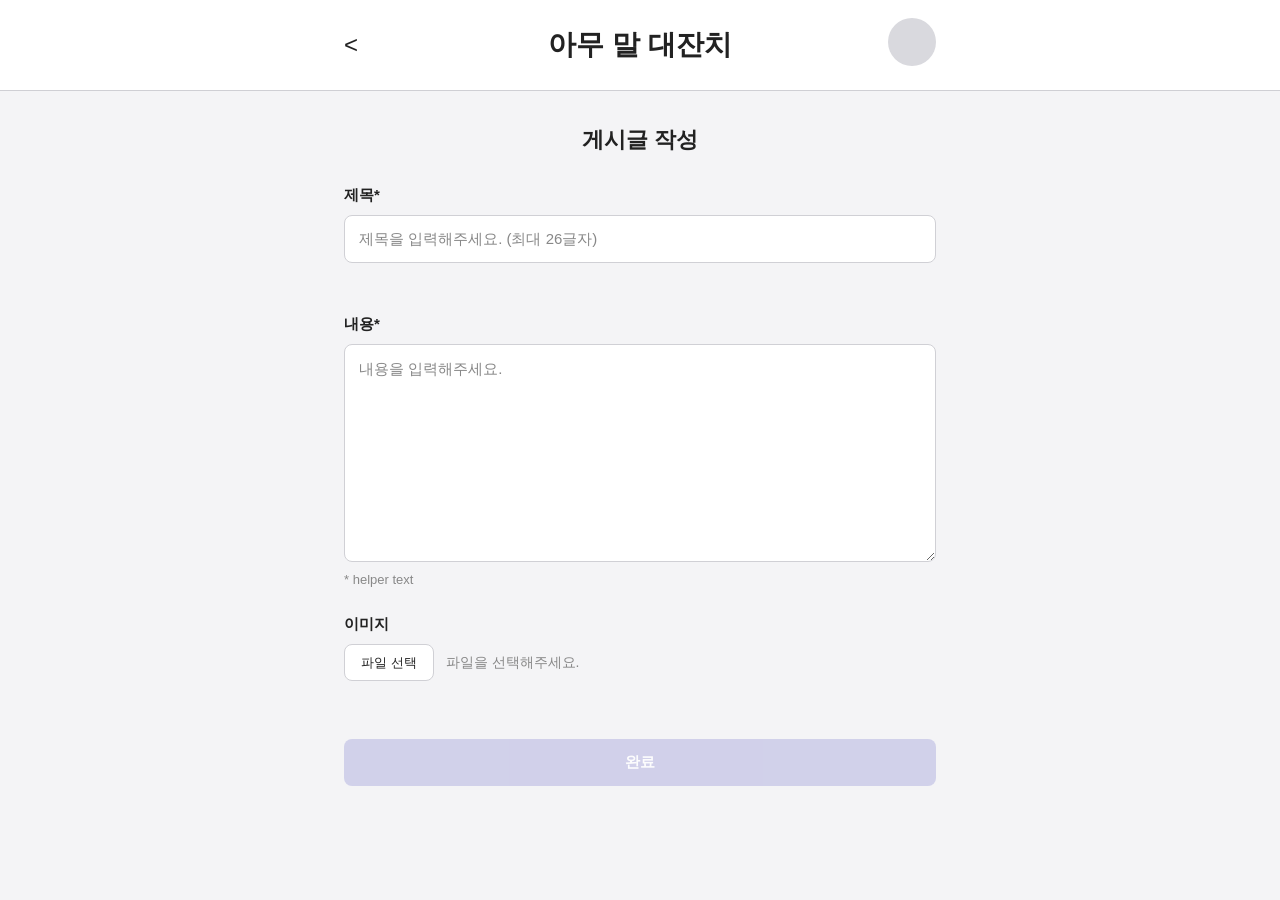
<file: features/articles/article-create.html>
<!DOCTYPE html>
<html lang="ko">
<head>
  <meta charset="UTF-8" />
  <meta name="viewport" content="width=device-width, initial-scale=1.0" />
  <title>아무 말 대잔치 - 게시글 작성</title>
  <link rel="stylesheet" href="./articles.css" />
  <link rel="stylesheet" href="/shared/css/common.css" />
</head>

<body class="articles-page">

  <!-- 공통 헤더는 common.js 가 이 자리에 주입한다 (뒤로가기 있음) -->
  <div id="app-header" data-back="true"></div>

  <!-- 게시글 작성 폼 -->
  <main class="article-create-main">
    <h1 class="article-create-title">게시글 작성</h1>

    <!-- 전역 오류 메시지 (로그인 필요 / 서버 일반 오류). 평소 숨김 -->
    <p class="article-create-request-message" id="requestMessage" role="alert" hidden></p>

    <!-- novalidate: 브라우저 기본 검증 대신 JS 로 직접 검증 -->
    <form class="article-create-form" id="createForm" novalidate>

      <!-- 제목 -->
      <div class="article-form-field" id="titleField">
        <label class="article-form-label" for="titleInput">제목*</label>
        <input
          type="text"
          class="article-form-input"
          id="titleInput"
          name="title"
          placeholder="제목을 입력해주세요. (최대 26글자)"
          maxlength="26"
          autocomplete="off"
        />
        <p class="article-form-message" id="titleMessage"></p>
      </div>

      <!-- 내용 -->
      <div class="article-form-field" id="contentField">
        <label class="article-form-label" for="contentInput">내용*</label>
        <textarea
          class="article-form-input article-form-textarea"
          id="contentInput"
          name="content"
          placeholder="내용을 입력해주세요."
          rows="8"
        ></textarea>
        <p class="article-form-message" id="contentMessage">* helper text</p>
      </div>

      <!-- 이미지 (파일 선택 + 파일명 표시) -->
      <div class="article-image-field" id="imageField">
        <label class="article-form-label" for="imageInput">이미지</label>
        <div class="article-image-field__row">
          <input type="file" class="article-image-field__input" id="imageInput" accept="image/*" />
          <label class="article-image-field__button" for="imageInput">파일 선택</label>
          <span class="article-image-field__name" id="imageFileName">파일을 선택해주세요.</span>
        </div>
        <p class="article-form-message" id="imageMessage"></p>
      </div>

      <!-- 완료 버튼: 제목·내용 유효할 때만 활성. 기본 비활성 -->
      <button type="submit" class="article-submit-button" id="submitButton" disabled>완료</button>
    </form>
  </main>

  <script src="/features/common.js" defer></script>
  <script src="./article-create.js" defer></script>
</body>
</html>
</file>
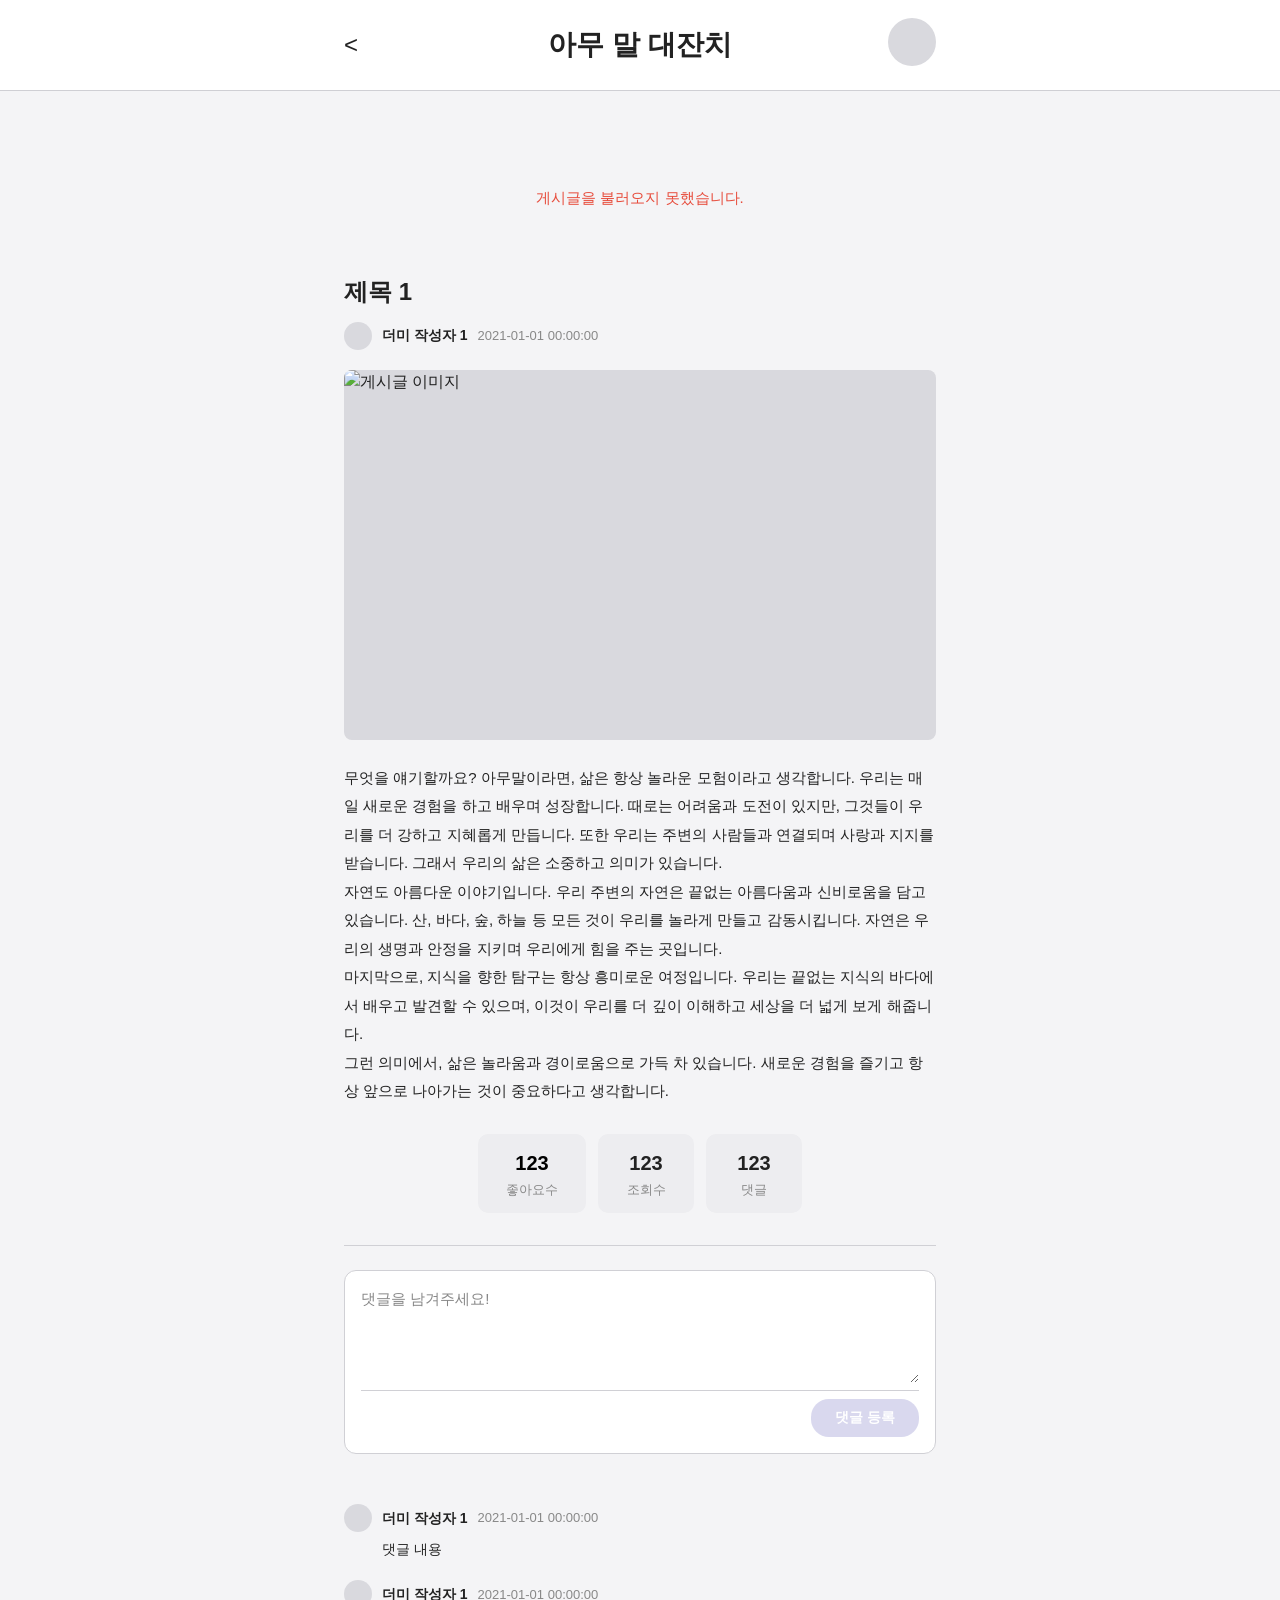
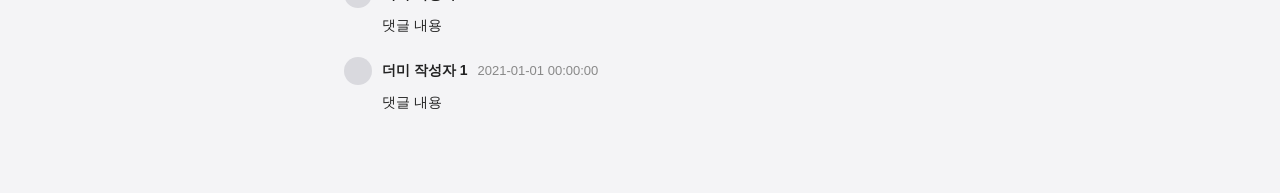
<file: features/articles/article-detail.html>
<!DOCTYPE html>
<html lang="ko">
<head>
  <meta charset="UTF-8" />
  <meta name="viewport" content="width=device-width, initial-scale=1.0" />
  <title>아무 말 대잔치 - 게시글 상세</title>
  <link rel="stylesheet" href="./articles.css" />
  <link rel="stylesheet" href="/shared/css/common.css" />
</head>

<body class="articles-page" data-article-id="1">

  <!-- 공통 헤더는 common.js 가 이 자리에 주입한다 (뒤로가기 있음) -->
  <div id="app-header" data-back="true"></div>

  <!-- =========================================================
       상세 본문 (게시글 + 댓글)
       ========================================================= -->
  <main class="article-detail-main">

    <!-- 상세 조회 실패 시 JS 가 보여줄 메시지 영역 (평소 숨김) -->
    <p
      class="article-detail__status article-detail__status--error"
      id="articleErrorMessage"
      hidden
    >게시글을 불러오지 못했습니다.</p>

    <!-- =======================================================
         2. 게시글 상세 영역
         ======================================================= -->
    <article class="article-detail-content" id="articleDetail" data-article-id="1">

      <!-- 제목 + 작성자줄(좌) / 수정·삭제(우) -->
      <div class="article-detail__head">
        <div>
          <h1 class="article-detail__title" id="articleTitle">제목 1</h1>

          <div class="article-detail__author">
            <span class="article-detail__author-image" aria-hidden="true"></span>
            <span class="article-detail__author-name" id="articleAuthorName">더미 작성자 1</span>
            <time class="article-detail__date" id="articleDate" datetime="2021-01-01T00:00:00">2021-01-01 00:00:00</time>
          </div>
        </div>

        <!-- 작성자에게만 보일 영역. 기본 hidden, JS 가 "내 글이면" 해제 -->
        <div class="article-detail__actions" id="articleOwnerActions" hidden>
          <button type="button" class="article-detail__action-button" id="articleEditButton">수정</button>
          <button type="button" class="article-detail__action-button" id="articleDeleteButton">삭제</button>
        </div>
      </div>

      <!-- 대표 이미지. src 는 JS 가 채운다. 없으면 CSS 회색 placeholder 가 보임 -->
      <img
        class="article-detail__image"
        id="articleImage"
        alt="게시글 이미지"
      />

      <!-- 본문. CSS 의 white-space:pre-wrap 로 줄바꿈 유지 -->
      <div class="article-detail__body" id="articleBody">무엇을 얘기할까요? 아무말이라면, 삶은 항상 놀라운 모험이라고 생각합니다. 우리는 매일 새로운 경험을 하고 배우며 성장합니다. 때로는 어려움과 도전이 있지만, 그것들이 우리를 더 강하고 지혜롭게 만듭니다. 또한 우리는 주변의 사람들과 연결되며 사랑과 지지를 받습니다. 그래서 우리의 삶은 소중하고 의미가 있습니다.
자연도 아름다운 이야기입니다. 우리 주변의 자연은 끝없는 아름다움과 신비로움을 담고 있습니다. 산, 바다, 숲, 하늘 등 모든 것이 우리를 놀라게 만들고 감동시킵니다. 자연은 우리의 생명과 안정을 지키며 우리에게 힘을 주는 곳입니다.
마지막으로, 지식을 향한 탐구는 항상 흥미로운 여정입니다. 우리는 끝없는 지식의 바다에서 배우고 발견할 수 있으며, 이것이 우리를 더 깊이 이해하고 세상을 더 넓게 보게 해줍니다.
그런 의미에서, 삶은 놀라움과 경이로움으로 가득 차 있습니다. 새로운 경험을 즐기고 항상 앞으로 나아가는 것이 중요하다고 생각합니다.</div>

      <!-- 3. 통계: 좋아요 / 조회 / 댓글 -->
      <ul class="article-detail__stats">

        <!-- 좋아요: 사용자가 직접 누르는 동작이므로 button 으로 만든다 -->
        <li>
          <button
            type="button"
            class="article-detail__stat article-detail__stat--like"
            id="likeButton"
            data-liked="false"
            aria-pressed="false"
          >
            <span class="article-detail__stat-value" id="likeCount">123</span>
            <span class="article-detail__stat-label">좋아요수</span>
          </button>
        </li>

        <!-- 조회수: 표시용 -->
        <li class="article-detail__stat">
          <span class="article-detail__stat-value" id="viewCount">123</span>
          <span class="article-detail__stat-label">조회수</span>
        </li>

        <!-- 댓글수: 표시용 (댓글 등록/삭제 시 JS 가 갱신) -->
        <li class="article-detail__stat">
          <span class="article-detail__stat-value" id="commentCount">123</span>
          <span class="article-detail__stat-label">댓글</span>
        </li>
      </ul>
    </article>

    <hr class="article-detail__divider" />

    <!-- =======================================================
         3. 댓글 영역 (작성 폼 + 목록)
         ======================================================= -->
    <section class="article-comments" aria-label="댓글">

      <!-- 댓글 작성 폼. submit 이벤트로 등록을 처리 -->
      <form class="article-comment-form" id="commentForm">
        <textarea
          class="article-comment-form__textarea"
          id="commentInput"
          placeholder="댓글을 남겨주세요!"
          rows="3"
        ></textarea>
        <div class="article-comment-form__footer">
          <button
            type="submit"
            class="article-comment-form__submit"
            id="commentSubmitButton"
            disabled
          >댓글 등록</button>
        </div>
      </form>

      <!-- 댓글 등록 실패/입력 오류 메시지 (평소 비어 있음) -->
      <p class="article-comment-form__error" id="commentErrorMessage" role="alert"></p>

      <!-- 댓글 목록. JS 가 이 <ul> 안을 채운다.
           각 <li> 안에 "표시 상태"와 "수정 상태"가 모두 들어 있고,
           .article-comment-item--editing 클래스로 CSS 가 둘을 뒤집는다. -->
      <ul class="article-comment-list" id="commentList">

        <!-- 예시 1 -->
        <li class="article-comment-item" data-comment-id="101">
          <div class="article-comment-item__head" >
            <div class="article-comment-item__author">
              <span class="article-comment-item__author-image" aria-hidden="true"></span>
              <span class="article-comment-item__author-name">더미 작성자 1</span>
              <time class="article-comment-item__date" datetime="2021-01-01T00:00:00">2021-01-01 00:00:00</time>
            </div>
            <!-- 표시 상태 버튼: 작성자 본인 댓글에만 보임. 기본 hidden -->
            <div class="article-comment-item__actions" hidden>
              <button type="button" class="article-comment-item__action-button" data-action="comment-edit">수정</button>
              <button type="button" class="article-comment-item__action-button" data-action="comment-delete">삭제</button>
            </div>
            <!-- 수정 상태 버튼: 평소 숨김, --editing 일 때만 보임 -->
            <div class="article-comment-item__edit-actions">
              <button type="button" class="article-comment-item__action-button" data-action="comment-edit-save">완료</button>
              <button type="button" class="article-comment-item__action-button" data-action="comment-edit-cancel">취소</button>
            </div>
          </div>
          <p class="article-comment-item__body">댓글 내용</p>
          <textarea class="article-comment-item__edit-input" rows="2">댓글 내용</textarea>
        </li>

        <!-- 예시 2 -->
        <li class="article-comment-item" data-comment-id="102">
          <div class="article-comment-item__head">
            <div class="article-comment-item__author">
              <span class="article-comment-item__author-image" aria-hidden="true"></span>
              <span class="article-comment-item__author-name">더미 작성자 1</span>
              <time class="article-comment-item__date" datetime="2021-01-01T00:00:00">2021-01-01 00:00:00</time>
            </div>
            <div class="article-comment-item__actions" hidden>
              <button type="button" class="article-comment-item__action-button" data-action="comment-edit">수정</button>
              <button type="button" class="article-comment-item__action-button" data-action="comment-delete">삭제</button>
            </div>
            <div class="article-comment-item__edit-actions">
              <button type="button" class="article-comment-item__action-button" data-action="comment-edit-save">완료</button>
              <button type="button" class="article-comment-item__action-button" data-action="comment-edit-cancel">취소</button>
            </div>
          </div>
          <p class="article-comment-item__body">댓글 내용</p>
          <textarea class="article-comment-item__edit-input" rows="2">댓글 내용</textarea>
        </li>

        <!-- 예시 3 -->
        <li class="article-comment-item" data-comment-id="103">
          <div class="article-comment-item__head">
            <div class="article-comment-item__author">
              <span class="article-comment-item__author-image" aria-hidden="true"></span>
              <span class="article-comment-item__author-name">더미 작성자 1</span>
              <time class="article-comment-item__date" datetime="2021-01-01T00:00:00">2021-01-01 00:00:00</time>
            </div>
            <div class="article-comment-item__actions" hidden>
              <button type="button" class="article-comment-item__action-button" data-action="comment-edit">수정</button>
              <button type="button" class="article-comment-item__action-button" data-action="comment-delete">삭제</button>
            </div>
            <div class="article-comment-item__edit-actions">
              <button type="button" class="article-comment-item__action-button" data-action="comment-edit-save">완료</button>
              <button type="button" class="article-comment-item__action-button" data-action="comment-edit-cancel">취소</button>
            </div>
          </div>
          <p class="article-comment-item__body">댓글 내용</p>
          <textarea class="article-comment-item__edit-input" rows="2">댓글 내용</textarea>
        </li>
      </ul>

      <!-- 댓글이 0개일 때 JS 가 보여줄 빈 상태 문구 (평소 숨김) -->
      <p class="article-comment-list__empty" id="commentEmptyMessage" hidden>아직 댓글이 없습니다. 첫 댓글을 남겨보세요!</p>
    </section>
  </main>

  <!-- =========================================================
       5. 게시글 삭제 확인 모달 (초기 숨김)
       ========================================================= -->
  <div
    class="article-modal"
    id="articleDeleteModal"
    role="dialog"
    aria-modal="true"
    aria-labelledby="articleDeleteModalTitle"
    aria-hidden="true"
  >
    <div class="article-modal__overlay" data-modal-close></div>
    <div class="article-modal__dialog">
      <h2 class="article-modal__title" id="articleDeleteModalTitle">게시글을 삭제하시겠습니까?</h2>
      <p class="article-modal__description">삭제한 내용은 복구 할 수 없습니다.</p>
      <div class="article-modal__actions">
        <button type="button" class="article-modal__button--cancel" data-modal-close>취소</button>
        <button type="button" class="article-modal__button--confirm" id="articleDeleteConfirmButton">확인</button>
      </div>
    </div>
  </div>

  <!-- =========================================================
       6. 댓글 삭제 확인 모달 (초기 숨김)
       삭제 대상 댓글 ID 는 JS 가 data-comment-id 에 채워 넣는다.
       ========================================================= -->
  <div
    class="article-modal"
    id="commentDeleteModal"
    role="dialog"
    aria-modal="true"
    aria-labelledby="commentDeleteModalTitle"
    aria-hidden="true"
    data-comment-id=""
  >
    <div class="article-modal__overlay" data-modal-close></div>
    <div class="article-modal__dialog">
      <h2 class="article-modal__title" id="commentDeleteModalTitle">댓글을 삭제하시겠습니까?</h2>
      <p class="article-modal__description">삭제한 내용은 복구 할 수 없습니다.</p>
      <div class="article-modal__actions">
        <button type="button" class="article-modal__button--cancel" data-modal-close>취소</button>
        <button type="button" class="article-modal__button--confirm" id="commentDeleteConfirmButton">확인</button>
      </div>
    </div>
  </div>

  <script src="/features/common.js" defer></script>
  <script src="./article-detail.js" defer></script>
</body>
</html>
</file>
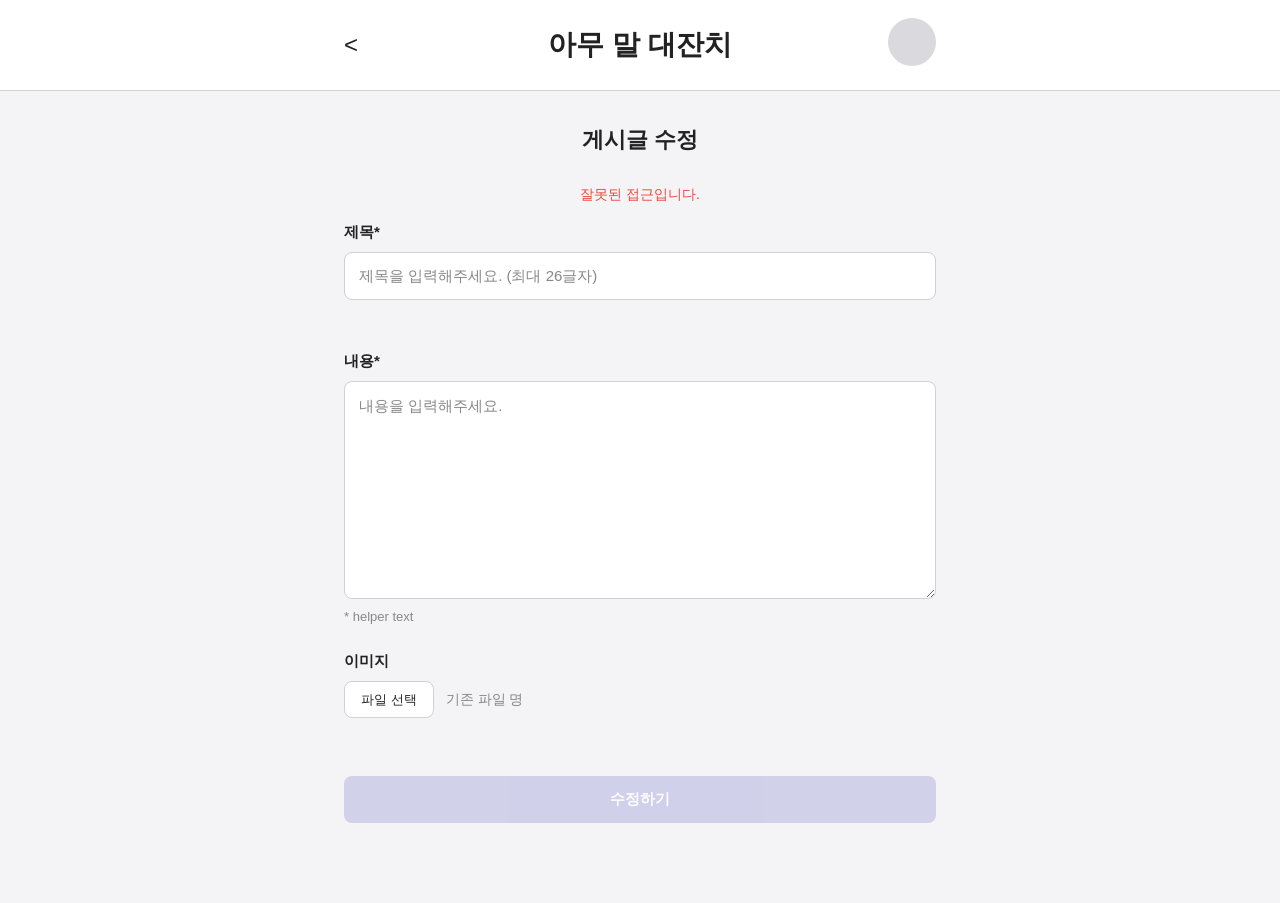
<file: features/articles/article-edit.html>
<!DOCTYPE html>
<html lang="ko">
<head>
  <meta charset="UTF-8" />
  <meta name="viewport" content="width=device-width, initial-scale=1.0" />
  <title>아무 말 대잔치 - 게시글 수정</title>
  <link rel="stylesheet" href="./articles.css" />
  <link rel="stylesheet" href="/shared/css/common.css" />
</head>

<body class="articles-page">

  <!-- 공통 헤더는 common.js 가 이 자리에 주입한다 (뒤로가기 있음) -->
  <div id="app-header" data-back="true"></div>

  <!-- 게시글 수정 폼 (작성 화면과 클래스 공유) -->
  <main class="article-create-main">
    <h1 class="article-create-title">게시글 수정</h1>

    <p class="article-create-request-message" id="requestMessage" role="alert" hidden></p>

    <form class="article-create-form" id="editForm" novalidate>

      <!-- 제목 (JS 가 기존 값을 채운다) -->
      <div class="article-form-field" id="titleField">
        <label class="article-form-label" for="titleInput">제목*</label>
        <input
          type="text"
          class="article-form-input"
          id="titleInput"
          name="title"
          placeholder="제목을 입력해주세요. (최대 26글자)"
          maxlength="26"
          autocomplete="off"
        />
        <p class="article-form-message" id="titleMessage"></p>
      </div>

      <!-- 내용 (JS 가 기존 값을 채운다) -->
      <div class="article-form-field" id="contentField">
        <label class="article-form-label" for="contentInput">내용*</label>
        <textarea
          class="article-form-input article-form-textarea"
          id="contentInput"
          name="content"
          placeholder="내용을 입력해주세요."
          rows="8"
        ></textarea>
        <p class="article-form-message" id="contentMessage">* helper text</p>
      </div>

      <!-- 이미지 (업로드 API 없음 → 파일명 표시까지만) -->
      <div class="article-image-field" id="imageField">
        <label class="article-form-label" for="imageInput">이미지</label>
        <div class="article-image-field__row">
          <input type="file" class="article-image-field__input" id="imageInput" accept="image/*" />
          <label class="article-image-field__button" for="imageInput">파일 선택</label>
          <span class="article-image-field__name" id="imageFileName">기존 파일 명</span>
        </div>
        <p class="article-form-message" id="imageMessage"></p>
      </div>

      <!-- 수정하기 버튼: 제목·내용 유효할 때만 활성 -->
      <button type="submit" class="article-submit-button" id="submitButton" disabled>수정하기</button>
    </form>
  </main>

  <script src="/features/common.js" defer></script>
  <script src="./article-edit.js" defer></script>
</body>
</html>
</file>
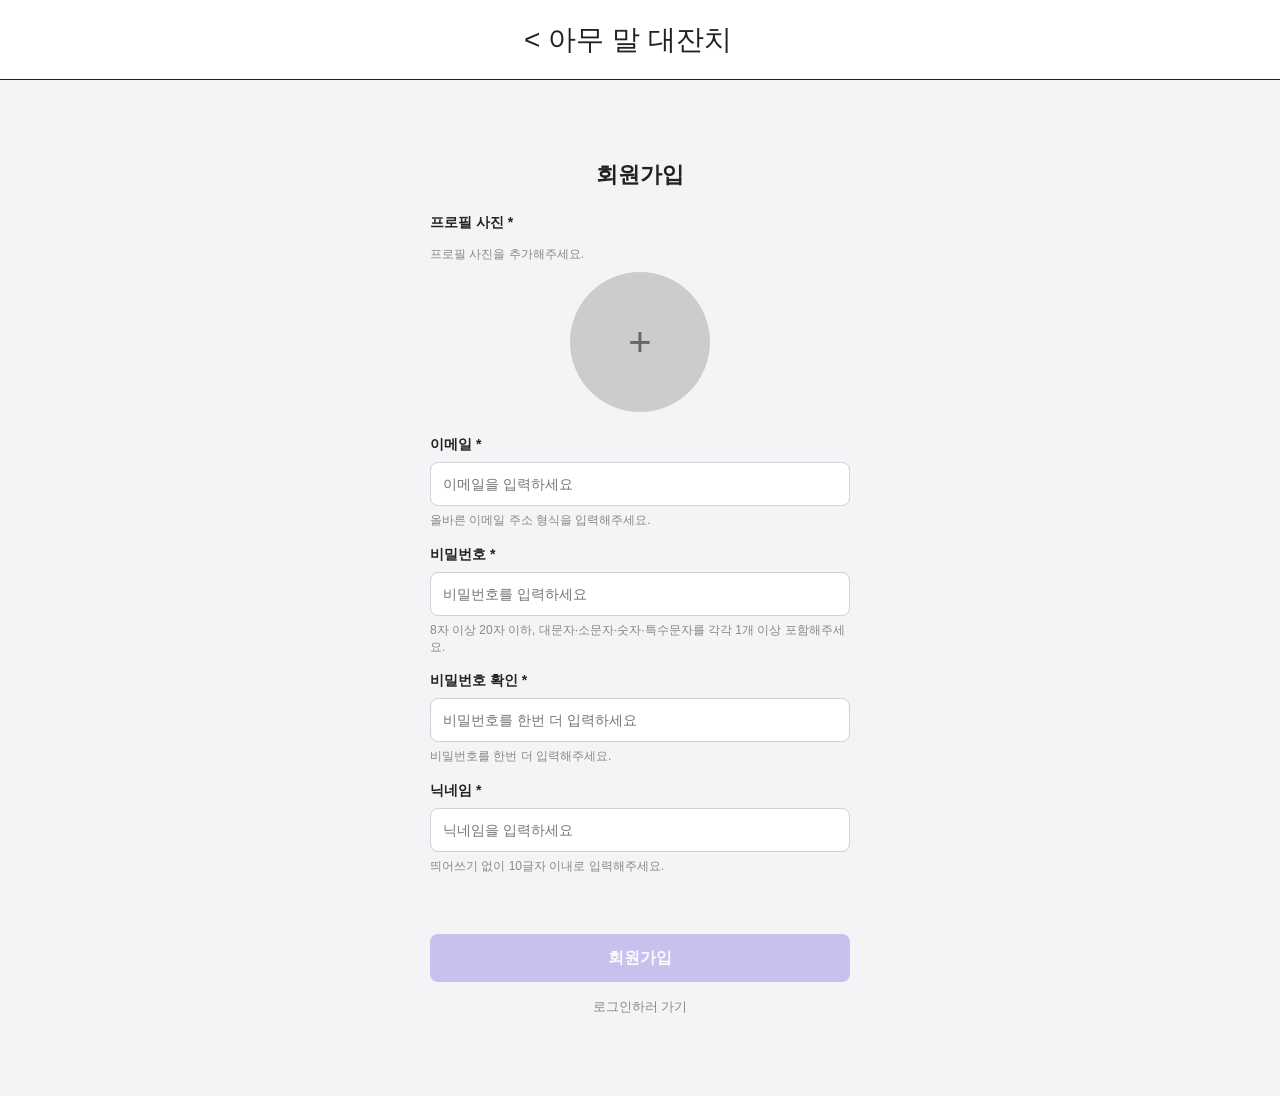
<file: features/auth/signup.html>
<!DOCTYPE html>
<html lang="ko">
<head>
  <meta charset="UTF-8" />
  <meta name="viewport" content="width=device-width, initial-scale=1.0" />
  <title>회원가입 - 아무 말 대잔치</title>
  <link rel="stylesheet" href="../../shared/css/common.css" />
  <link rel="stylesheet" href="signup.css" />
</head>
<body>
  <header class="app-header app-header--with-back">
    <button class="app-header__back" type="button" id="back-button" aria-label="뒤로가기">
      &lt;
    </button>
    <h1 class="app-header__title">아무 말 대잔치</h1>
  </header>

  <main class="auth-main">
    <section class="auth-card">
      <h2 class="auth-card__title">회원가입</h2>

      <!-- POST /auth/sign-up 으로 보낼 폼 -->
      <form class="auth-form" id="signup-form" novalidate>
        <!-- 프로필 사진 (서버 키: profileImageUrl, 필수) -->
        <div class="profile-field">
          <span class="field__label">프로필 사진 *</span>
          <p class="field__helper" id="profileImageUrl-helper" data-field="profileImageUrl">
            프로필 사진을 추가해주세요.
          </p>

          <label class="profile-uploader" for="profile-image">
            <span class="profile-uploader__placeholder" id="profile-preview">+</span>
            <input
              class="profile-uploader__input"
              type="file"
              id="profile-image"
              name="profileImageUrl"
              accept="image/*"
            />
          </label>
        </div>

        <!-- 이메일 (서버 키: email) -->
        <div class="field">
          <label class="field__label" for="email">이메일 *</label>
          <input
            class="field__input"
            type="email"
            id="email"
            name="email"
            placeholder="이메일을 입력하세요"
            autocomplete="email"
          />
          <p class="field__helper" id="email-helper" data-field="email">
            올바른 이메일 주소 형식을 입력해주세요.
          </p>
        </div>

        <!-- 비밀번호 (서버 키: password) -->
        <div class="field">
          <label class="field__label" for="password">비밀번호 *</label>
          <input
            class="field__input"
            type="password"
            id="password"
            name="password"
            placeholder="비밀번호를 입력하세요"
            autocomplete="new-password"
          />
          <p class="field__helper" id="password-helper" data-field="password">
            8자 이상 20자 이하, 대문자·소문자·숫자·특수문자를 각각 1개 이상 포함해주세요.
          </p>
        </div>

        <!-- 비밀번호 확인 (서버 키: checkPassword) -->
        <div class="field">
          <label class="field__label" for="check-password">비밀번호 확인 *</label>
          <input
            class="field__input"
            type="password"
            id="check-password"
            name="checkPassword"
            placeholder="비밀번호를 한번 더 입력하세요"
            autocomplete="new-password"
          />
          <p class="field__helper" id="checkPassword-helper" data-field="checkPassword">
            비밀번호를 한번 더 입력해주세요.
          </p>
        </div>

        <!-- 닉네임 (서버 키: nickname) -->
        <div class="field">
          <label class="field__label" for="nickname">닉네임 *</label>
          <input
            class="field__input"
            type="text"
            id="nickname"
            name="nickname"
            placeholder="닉네임을 입력하세요"
            autocomplete="nickname"
          />
          <p class="field__helper" id="nickname-helper" data-field="nickname">
            띄어쓰기 없이 10글자 이내로 입력해주세요.
          </p>
        </div>

        <!-- 필드에 속하지 않는 폼 전체 오류 표시 자리 (예: 예기치 못한 서버 오류) -->
        <p class="form-error" id="signup-form-error" role="alert"></p>

        <button class="btn-primary" type="submit" id="signup-submit" disabled>
          회원가입
        </button>
      </form>

      <a class="link-text" href="login.html">로그인하러 가기</a>
    </section>
  </main>

  <script src="signup.js"></script>
  <script src="../common.js"></script>
</body>
</html>
</file>
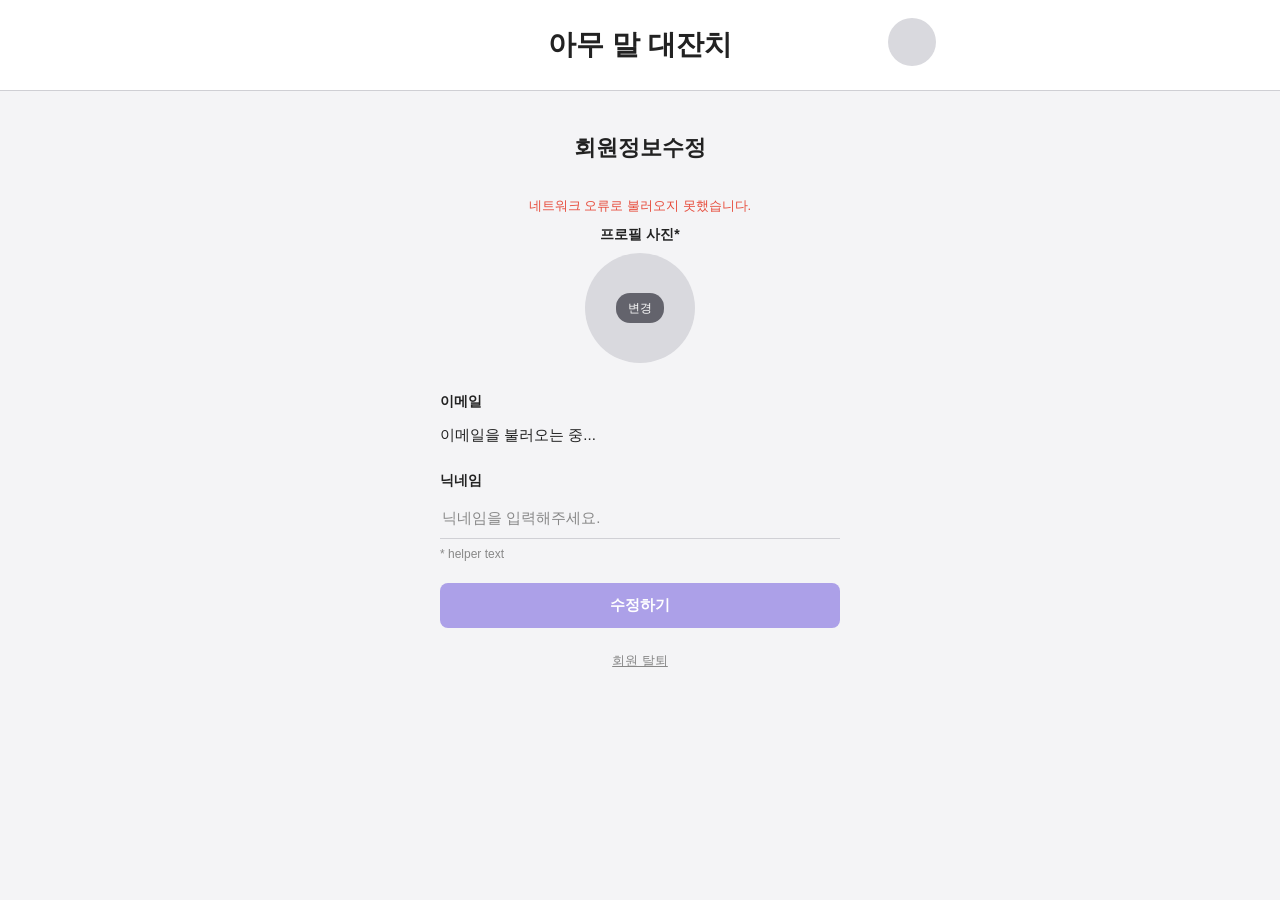
<file: features/mypage/member-edit.html>
<!DOCTYPE html>
<html lang="ko">
<head>
  <meta charset="UTF-8" />
  <meta name="viewport" content="width=device-width, initial-scale=1.0" />
  <title>아무 말 대잔치 - 회원정보수정</title>
  <link rel="stylesheet" href="./mypage.css" />
  <link rel="stylesheet" href="/shared/css/common.css" />
</head>

<body class="mypage-page">

  <!-- 공통 헤더는 common.js 가 이 자리에 주입한다 (뒤로가기 없음) -->
  <div id="app-header"></div>

  <!-- 회원정보수정 폼 -->
  <main class="member-edit-main">
    <h1 class="member-edit-title">회원정보수정</h1>

    <p class="member-edit-request-message" id="requestMessage" role="alert" hidden></p>

    <form class="member-edit-form" id="editForm" novalidate>

      <!-- 프로필 사진 (조회 이미지 + 변경 버튼) -->
      <div class="member-profile-field">
        <label class="member-form-label">프로필 사진*</label>
        <div class="member-profile-field__image-wrap">
          <span class="member-profile-field__image" id="profilePreview" role="img" aria-label="프로필 사진"></span>
          <input type="file" class="member-profile-field__input" id="profileInput" accept="image/*" />
          <label class="member-profile-field__change" for="profileInput">변경</label>
        </div>
      </div>

      <!-- 이메일 (수정 불가, 표시만) -->
      <div class="member-form-field">
        <label class="member-form-label">이메일</label>
        <p class="member-form-static" id="emailText">이메일을 불러오는 중...</p>
      </div>

      <!-- 닉네임 (수정 가능) -->
      <div class="member-form-field" id="nicknameField">
        <label class="member-form-label" for="nicknameInput">닉네임</label>
        <input
          type="text"
          class="member-form-input"
          id="nicknameInput"
          name="nickname"
          placeholder="닉네임을 입력해주세요."
          maxlength="10"
          autocomplete="off"
        />
        <p class="member-form-message" id="nicknameMessage">* helper text</p>
      </div>

      <button type="submit" class="member-submit-button" id="submitButton">수정하기</button>
      <button type="button" class="member-withdraw-button" id="withdrawButton">회원 탈퇴</button>
    </form>
  </main>

  <!-- 회원탈퇴 확인 모달 (초기 숨김) -->
  <div class="app-modal" id="withdrawModal" role="dialog" aria-modal="true" aria-labelledby="withdrawModalTitle" aria-hidden="true">
    <div class="app-modal__overlay" data-modal-close></div>
    <div class="app-modal__dialog">
      <h2 class="app-modal__title" id="withdrawModalTitle">회원탈퇴 하시겠습니까?</h2>
      <p class="app-modal__description">작성된 게시글과 댓글은 삭제됩니다.</p>
      <div class="app-modal__actions">
        <button type="button" class="app-modal__button--cancel" data-modal-close>취소</button>
        <button type="button" class="app-modal__button--confirm" id="withdrawConfirmButton">확인</button>
      </div>
    </div>
  </div>

  <script src="/features/common.js" defer></script>
  <script src="./member-edit.js" defer></script>
</body>
</html>
</file>
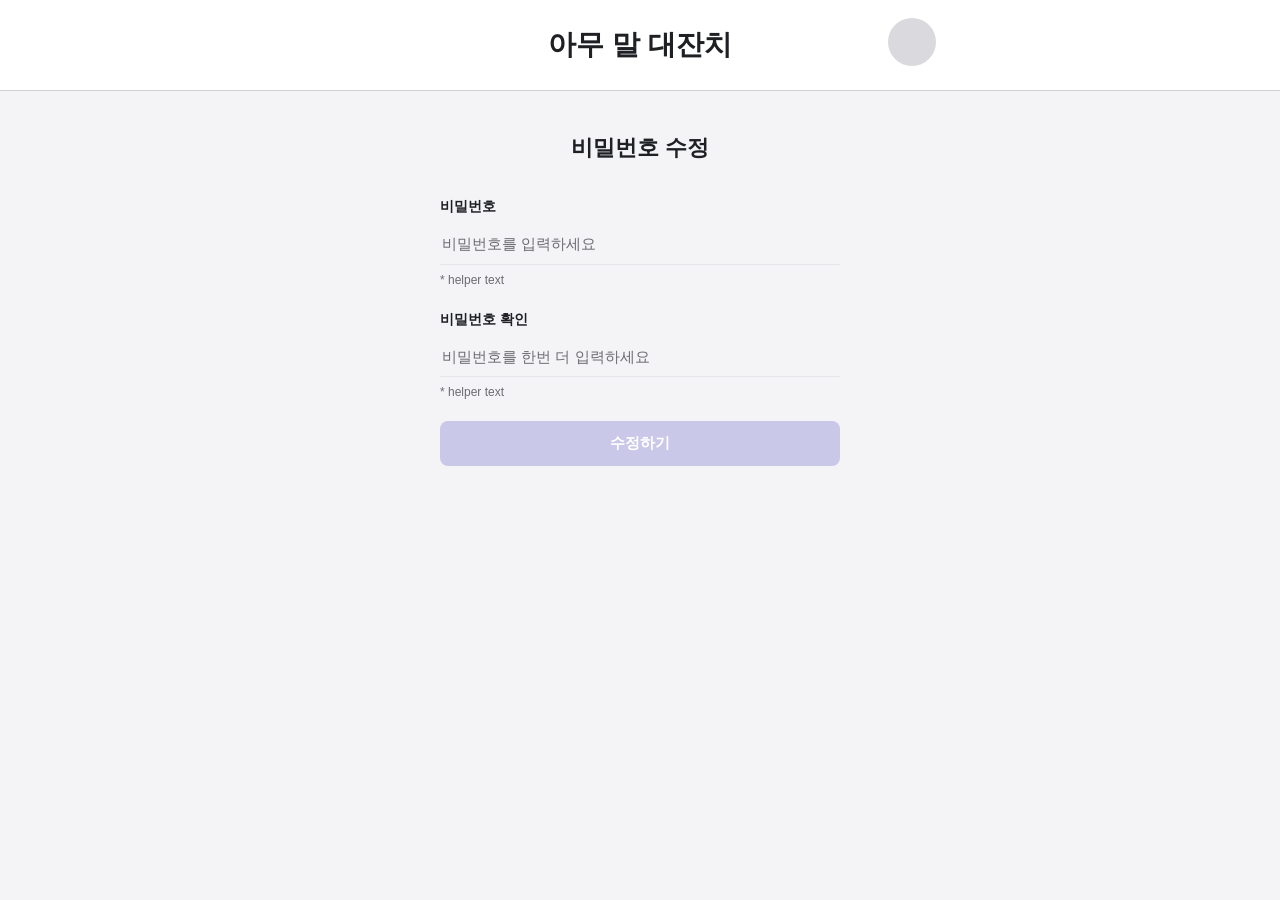
<file: features/mypage/password-edit.html>
<!DOCTYPE html>
<html lang="ko">
<head>
  <meta charset="UTF-8" />
  <meta name="viewport" content="width=device-width, initial-scale=1.0" />
  <title>아무 말 대잔치 - 비밀번호 수정</title>
  <link rel="stylesheet" href="/shared/css/common.css" />
  <link rel="stylesheet" href="./mypage.css" />
</head>

<body class="mypage-page">

  <!-- 공통 헤더는 common.js 가 이 자리에 주입한다 (뒤로가기 없음) -->
  <div id="app-header"></div>

  <!-- 비밀번호 수정 폼 -->
  <main class="member-edit-main">
    <h1 class="member-edit-title">비밀번호 수정</h1>

    <p class="member-edit-request-message" id="requestMessage" role="alert" hidden></p>

    <form class="member-edit-form" id="passwordForm" novalidate>

      <div class="member-form-field" id="passwordField">
        <label class="member-form-label" for="passwordInput">비밀번호</label>
        <input
          type="password"
          class="member-form-input"
          id="passwordInput"
          name="password"
          placeholder="비밀번호를 입력하세요"
          autocomplete="new-password"
        />
        <p class="member-form-message" id="passwordMessage">* helper text</p>
      </div>

      <div class="member-form-field" id="checkPasswordField">
        <label class="member-form-label" for="checkPasswordInput">비밀번호 확인</label>
        <input
          type="password"
          class="member-form-input"
          id="checkPasswordInput"
          name="checkPassword"
          placeholder="비밀번호를 한번 더 입력하세요"
          autocomplete="new-password"
        />
        <p class="member-form-message" id="checkPasswordMessage">* helper text</p>
      </div>

      <button type="submit" class="member-submit-button" id="submitButton">수정하기</button>
    </form>
  </main>

  <script src="/features/common.js" defer></script>
  <script src="./password-edit.js" defer></script>
</body>
</html>
</file>
<file: features/articles/articles.css>
/* ============================================================
   articles.css
   게시글 도메인 공통 스타일 (목록 → 상세·작성·수정에서 재사용)
   ============================================================ */

/* ===== 1. 공통 스타일 / 리셋 ===== */
* {
  box-sizing: border-box;
  margin: 0;
  padding: 0;
}

:root {
  --color-bg: #f4f4f6;
  --color-surface: #ffffff;
  --color-text: #1f2024;
  --color-text-sub: #6b6b72;
  --color-border: #e5e5ea;
  --color-primary: #7c78f0;
  --color-primary-hover: #6a66e0;
  --color-error: #d64545;
  --content-width: 592px;
  --radius: 16px;
}

body.articles-page {
  background-color: var(--color-bg);
  color: var(--color-text);
  font-family: "Apple SD Gothic Neo", "Malgun Gothic", sans-serif;
  line-height: 1.5;
}

/* ===== 2. 헤더 스타일 ===== */
.articles-header {
  background-color: var(--color-surface);
  border-bottom: 1px solid #cfcfd4;
}

.articles-header__inner {
  max-width: var(--content-width);
  margin: 0 auto;
  padding: 24px 0;
  display: flex;
  align-items: center;
  justify-content: center;
  position: relative;
}

.articles-header__logo {
  font-size: 28px;
  font-weight: 700;
  color: var(--color-text);
  text-decoration: none;
}

.articles-header__profile {
  position: absolute;
  right: 0;
  border: none;
  background: none;
  padding: 0;
  cursor: pointer;
}

.articles-header__profile-image {
  width: 48px;
  height: 48px;
  border-radius: 50%;
  object-fit: cover;
  background-color: #d9d9de;
  display: block;
}

/* ===== 3. 본문 / 환영 문구 ===== */
.articles-main {
  max-width: var(--content-width);
  margin: 0 auto;
  padding: 40px 0 80px;
}

.articles-welcome {
  text-align: center;
  margin-bottom: 24px;
}

.articles-welcome__line {
  font-size: 20px;
}

/* ===== 4. 게시글 목록 영역 ===== */
.article-list-section__toolbar {
  display: flex;
  justify-content: flex-end;
  margin-bottom: 16px;
}

.article-write-button {
  background-color: var(--color-primary);
  color: #ffffff;
  border: none;
  border-radius: 20px;
  padding: 12px 28px;
  font-size: 15px;
  font-weight: 600;
  cursor: pointer;
  transition: background-color 0.15s ease;
}

.article-write-button:hover {
  background-color: var(--color-primary-hover);
}

.article-list {
  display: flex;
  flex-direction: column;
  gap: 16px;
}

/* ===== 5. 게시글 카드 스타일 ===== */
.article-card {
  background-color: var(--color-surface);
  border: 1px solid var(--color-border);
  border-radius: var(--radius);
  padding: 24px 28px;
  cursor: pointer;
  transition: box-shadow 0.15s ease, transform 0.15s ease;
}

.article-card:hover {
  box-shadow: 0 4px 16px rgba(0, 0, 0, 0.08);
  transform: translateY(-1px);
}

.article-card__body {
  padding-bottom: 16px;
  border-bottom: 1px solid var(--color-border);
}

.article-card__title {
  font-size: 22px;
  font-weight: 700;
  margin-bottom: 12px;
}

.article-card__meta {
  display: flex;
  align-items: center;
  justify-content: space-between;
}

.article-card__stats {
  display: flex;
  gap: 16px;
  list-style: none;
}

.article-card__stat {
  font-size: 14px;
  color: var(--color-text-sub);
}

.article-card__date {
  font-size: 14px;
  color: var(--color-text-sub);
}

.article-card__author {
  display: flex;
  align-items: center;
  gap: 12px;
  padding-top: 16px;
}

.article-card__author-image {
  width: 36px;
  height: 36px;
  border-radius: 50%;
  background-color: #d9d9de;
  display: block;
  flex-shrink: 0;
}

.article-card__author-name {
  font-size: 15px;
  font-weight: 600;
}

/* ===== 6. 상태 메시지 스타일 (목록) ===== */
.article-list__status {
  text-align: center;
  padding: 48px 0;
  color: var(--color-text-sub);
  font-size: 15px;
}

.article-list__status--error {
  color: var(--color-error);
}

[hidden] {
  display: none !important;
}

/* ===== 7. 목록 좁은 화면 대응 ===== */
@media (max-width: 640px) {
  .articles-header__inner,
  .articles-main {
    max-width: 100%;
    padding-left: 16px;
    padding-right: 16px;
  }
  .articles-header__profile {
    right: 16px;
  }
}

/* ============================================================
   ↓↓↓ 게시글 상세 화면 스타일 ↓↓↓
   ============================================================ */

/* ===== 8. 상세 헤더 ===== */
.article-detail-header .articles-header__inner {
  padding: 20px 0;
}

.article-detail-header__back {
  position: absolute;
  left: 0;
  border: none;
  background: none;
  padding: 8px;
  font-size: 22px;
  line-height: 1;
  color: var(--color-text);
  cursor: pointer;
}

/* ===== 9. 상세 본문 레이아웃 ===== */
.article-detail-main {
  max-width: var(--content-width);
  margin: 0 auto;
  padding: 32px 0 80px;
}

.article-detail__head {
  display: flex;
  align-items: flex-start;
  justify-content: space-between;
  gap: 16px;
  margin-bottom: 20px;
}

.article-detail__title {
  font-size: 24px;
  font-weight: 700;
  margin-bottom: 12px;
}

.article-detail__author {
  display: flex;
  align-items: center;
  gap: 10px;
}

.article-detail__author-image {
  width: 28px;
  height: 28px;
  border-radius: 50%;
  background-color: #d9d9de;
  display: block;
  flex-shrink: 0;
}

.article-detail__author-name {
  font-size: 14px;
  font-weight: 700;
}

.article-detail__date {
  font-size: 13px;
  color: var(--color-text-sub);
}

.article-detail__actions {
  display: flex;
  gap: 8px;
  flex-shrink: 0;
}

.article-detail__action-button {
  border: 1px solid var(--color-border);
  background-color: var(--color-surface);
  border-radius: 8px;
  padding: 6px 14px;
  font-size: 13px;
  color: var(--color-text);
  cursor: pointer;
  transition: background-color 0.15s ease;
}

.article-detail__action-button:hover {
  background-color: var(--color-bg);
}

/* ===== 10. 대표 이미지 ===== */
.article-detail__image {
  width: 100%;
  aspect-ratio: 16 / 10;
  background-color: #d9d9de;
  border-radius: 8px;
  object-fit: cover;
  display: block;
  margin-bottom: 24px;
}

/* ===== 11. 본문 ===== */
.article-detail__body {
  font-size: 15px;
  line-height: 1.9;
  color: var(--color-text);
  white-space: pre-wrap;
  margin-bottom: 28px;
}

/* ===== 12. 통계 영역 ===== */
.article-detail__stats {
  display: flex;
  justify-content: center;
  gap: 12px;
  list-style: none;
  margin-bottom: 32px;
}

.article-detail__stat {
  background-color: #ededf0;
  border-radius: 10px;
  padding: 14px 28px;
  text-align: center;
  min-width: 96px;
}

.article-detail__stat-value {
  display: block;
  font-size: 20px;
  font-weight: 700;
}

.article-detail__stat-label {
  display: block;
  font-size: 13px;
  color: var(--color-text-sub);
  margin-top: 2px;
}

/* 좋아요 버튼 (미디어쿼리 밖 — 모든 화면에 적용) */
.article-detail__stat--like {
  border: none;
  font: inherit;
  cursor: pointer;
  transition: background-color 0.15s ease;
}

.article-detail__stat--like:hover {
  background-color: #e3e3e8;
}

.article-detail__stat--like[data-liked="true"] {
  background-color: #ece9ff;
}

.article-detail__stat--like[data-liked="true"] .article-detail__stat-value {
  color: var(--color-primary);
}

.article-detail__divider {
  border: none;
  border-top: 1px solid var(--color-border);
  margin: 0 0 24px;
}

/* ===== 13. 댓글 작성 영역 ===== */
.article-comment-form {
  border: 1px solid var(--color-border);
  border-radius: 12px;
  background-color: var(--color-surface);
  padding: 16px;
  margin-bottom: 8px;
}

.article-comment-form__textarea {
  width: 100%;
  min-height: 96px;
  border: none;
  resize: vertical;
  font: inherit;
  font-size: 15px;
  line-height: 1.6;
  color: var(--color-text);
  outline: none;
  background: transparent;
}

.article-comment-form__textarea::placeholder {
  color: var(--color-text-sub);
}

.article-comment-form__footer {
  display: flex;
  justify-content: flex-end;
  align-items: center;
  gap: 12px;
  padding-top: 8px;
  border-top: 1px solid var(--color-border);
}

.article-comment-form__submit {
  background-color: var(--color-primary);
  color: #ffffff;
  border: none;
  border-radius: 18px;
  padding: 10px 24px;
  font-size: 14px;
  font-weight: 600;
  cursor: pointer;
  transition: background-color 0.15s ease;
}

.article-comment-form__submit:hover {
  background-color: var(--color-primary-hover);
}

.article-comment-form__error {
  color: var(--color-error);
  font-size: 13px;
  margin-bottom: 24px;
  min-height: 18px;
}

/* ===== 14. 댓글 목록 ===== */
.article-comment-list {
  list-style: none;
  display: flex;
  flex-direction: column;
  gap: 20px;
}

.article-comment-item {
  display: block;
}

.article-comment-item__head {
  display: flex;
  align-items: center;
  justify-content: space-between;
  gap: 12px;
}

.article-comment-item__author {
  display: flex;
  align-items: center;
  gap: 10px;
}

.article-comment-item__author-image {
  width: 28px;
  height: 28px;
  border-radius: 50%;
  background-color: #d9d9de;
  display: block;
  flex-shrink: 0;
}

.article-comment-item__author-name {
  font-size: 14px;
  font-weight: 700;
}

.article-comment-item__date {
  font-size: 13px;
  color: var(--color-text-sub);
}

.article-comment-item__actions {
  display: flex;
  gap: 8px;
  flex-shrink: 0;
}

.article-comment-item__action-button {
  border: 1px solid var(--color-border);
  background-color: var(--color-surface);
  border-radius: 8px;
  padding: 5px 12px;
  font-size: 13px;
  color: var(--color-text);
  cursor: pointer;
  transition: background-color 0.15s ease;
}

.article-comment-item__action-button:hover {
  background-color: var(--color-bg);
}

.article-comment-item__body {
  font-size: 14px;
  line-height: 1.6;
  color: var(--color-text);
  margin-top: 6px;
  padding-left: 38px;
  white-space: pre-wrap;
}

.article-comment-list__empty {
  text-align: center;
  color: var(--color-text-sub);
  font-size: 14px;
  padding: 32px 0;
}

/* 댓글 수정 상태: 평소 숨김, --editing 일 때만 보임 */
.article-comment-item__edit-actions,
.article-comment-item__edit-input {
  display: none;
}

.article-comment-item__edit-input {
  margin-top: 6px;
  margin-left: 38px;
  width: calc(100% - 38px);
  border: 1px solid var(--color-border);
  border-radius: 8px;
  padding: 8px 10px;
  font: inherit;
  font-size: 14px;
  line-height: 1.6;
  resize: vertical;
  outline: none;
}

.article-comment-item--editing .article-comment-item__body,
.article-comment-item--editing .article-comment-item__actions {
  display: none;
}
.article-comment-item--editing .article-comment-item__edit-actions {
  display: flex;
  gap: 8px;
}
.article-comment-item--editing .article-comment-item__edit-input {
  display: block;
}

/* ===== 15. 모달 ===== */
.article-modal {
  position: fixed;
  inset: 0;
  display: none;
  align-items: center;
  justify-content: center;
  padding: 20px;
  z-index: 100;
}

.article-modal--open {
  display: flex;
}

.article-modal__overlay {
  position: absolute;
  inset: 0;
  background-color: rgba(0, 0, 0, 0.45);
}

.article-modal__dialog {
  position: relative;
  background-color: var(--color-surface);
  border-radius: var(--radius);
  padding: 32px 28px 24px;
  width: 100%;
  max-width: 360px;
  text-align: center;
  box-shadow: 0 12px 32px rgba(0, 0, 0, 0.2);
}

.article-modal__title {
  font-size: 18px;
  font-weight: 700;
  margin-bottom: 10px;
}

.article-modal__description {
  font-size: 14px;
  color: var(--color-text-sub);
  margin-bottom: 24px;
}

.article-modal__actions {
  display: flex;
  justify-content: center;
  gap: 12px;
}

.article-modal__button--cancel {
  background-color: #1f2024;
  color: #ffffff;
  border: none;
  border-radius: 8px;
  padding: 10px 26px;
  font-size: 14px;
  font-weight: 600;
  cursor: pointer;
}

.article-modal__button--confirm {
  background-color: var(--color-primary);
  color: #ffffff;
  border: none;
  border-radius: 8px;
  padding: 10px 26px;
  font-size: 14px;
  font-weight: 600;
  cursor: pointer;
  transition: background-color 0.15s ease;
}

.article-modal__button--confirm:hover {
  background-color: var(--color-primary-hover);
}

/* ===== 16. 상태 클래스 ===== */
.is-disabled,
button:disabled {
  background-color: #c9c8e8;
  cursor: not-allowed;
  opacity: 0.7;
}
.is-disabled:hover,
button:disabled:hover {
  background-color: #c9c8e8;
}

.article-detail__status {
  text-align: center;
  padding: 64px 0;
  color: var(--color-text-sub);
  font-size: 15px;
}
.article-detail__status--error {
  color: var(--color-error);
}

/* ===== 17. 상세 좁은 화면 대응 ===== */
@media (max-width: 640px) {
  .article-detail-main {
    max-width: 100%;
    padding-left: 16px;
    padding-right: 16px;
  }
  .article-detail-header__back {
    left: 8px;
  }
  .article-detail__stat {
    padding: 12px 16px;
    min-width: 0;
    flex: 1;
  }
}

/* ============================================================
   ↓↓↓ 게시글 작성 화면 스타일 (article-create.html) ↓↓↓
   ============================================================ */

/* ===== 18. 작성 폼 레이아웃 ===== */
.article-create-main {
  max-width: var(--content-width);
  margin: 0 auto;
  padding: 32px 0 80px;
}

.article-create-title {
  font-size: 22px;
  font-weight: 700;
  text-align: center;
  margin-bottom: 28px;
}

.article-create-form {
  display: flex;
  flex-direction: column;
  gap: 24px;
}

.article-form-field {
  display: flex;
  flex-direction: column;
  gap: 8px;
}

.article-form-label {
  font-size: 15px;
  font-weight: 700;
}

.article-form-input {
  width: 100%;
  border: 1px solid var(--color-border);
  border-radius: 8px;
  padding: 12px 14px;
  font: inherit;
  font-size: 15px;
  color: var(--color-text);
  background-color: var(--color-surface);
  outline: none;
  transition: border-color 0.15s ease;
}

.article-form-input:focus {
  border-color: var(--color-primary);
}

.article-form-input::placeholder {
  color: var(--color-text-sub);
}

.article-form-textarea {
  min-height: 200px;
  resize: vertical;
  line-height: 1.6;
}

.article-form-message {
  font-size: 13px;
  color: var(--color-text-sub);
  min-height: 18px;
}

/* 오류 상태: 필드에 붙으면 테두리 빨강 + 메시지 빨강 */
.article-form-field--invalid .article-form-input {
  border-color: var(--color-error);
}
.article-form-field--invalid .article-form-message {
  color: var(--color-error);
}

/* ===== 19. 이미지 선택 영역 ===== */
.article-image-field {
  display: flex;
  flex-direction: column;
  gap: 8px;
}

.article-image-field__row {
  display: flex;
  align-items: center;
  gap: 12px;
}

/* 진짜 file input 은 숨기고, label 을 버튼처럼 노출 */
.article-image-field__input {
  display: none;
}

.article-image-field__button {
  border: 1px solid var(--color-border);
  background-color: var(--color-surface);
  border-radius: 8px;
  padding: 8px 16px;
  font-size: 13px;
  color: var(--color-text);
  cursor: pointer;
  flex-shrink: 0;
  transition: background-color 0.15s ease;
}
.article-image-field__button:hover {
  background-color: var(--color-bg);
}

.article-image-field__name {
  font-size: 14px;
  color: var(--color-text-sub);
}

/* ===== 20. 완료 버튼 ===== */
.article-submit-button {
  width: 100%;
  background-color: var(--color-primary);
  color: #ffffff;
  border: none;
  border-radius: 8px;
  padding: 14px;
  font-size: 15px;
  font-weight: 600;
  cursor: pointer;
  margin-top: 8px;
  transition: background-color 0.15s ease;
}
.article-submit-button:hover {
  background-color: var(--color-primary-hover);
}

.article-submit-button:disabled,
.article-submit-button--disabled {
  background-color: #c9c8e8;
  cursor: not-allowed;
  opacity: 0.8;
}
.article-submit-button:disabled:hover {
  background-color: #c9c8e8;
}

.article-create-request-message {
  text-align: center;
  color: var(--color-error);
  font-size: 14px;
  margin-bottom: 16px;
}

/* ===== 21. 작성 화면 좁은 화면 대응 ===== */
@media (max-width: 640px) {
  .article-create-main {
    max-width: 100%;
    padding-left: 16px;
    padding-right: 16px;
  }
}

/* ===== 프로필 드롭다운 메뉴 ===== */
.profile-menu {
  position: absolute;
  right: 0;
}
.profile-menu__dropdown {
  position: absolute;
  right: 0;
  top: 56px;
  list-style: none;                          /* 불릿 제거 */
  background-color: #ededed;
  border-radius: 8px;
  box-shadow: 0 4px 16px rgba(0, 0, 0, 0.12);
  overflow: hidden;
  min-width: 120px;
  z-index: 50;
}
.profile-menu__item {
  display: block;
  width: 100%;
  text-align: center;
  padding: 12px 16px;
  font-size: 14px;
  color: var(--color-text);                  /* 파란 링크색 → 기본 글자색 */
  text-decoration: none;                      /* 밑줄 제거 */
  border: none;
  background: none;
  cursor: pointer;
}
.profile-menu__item:hover {
  background-color: #e0e0e0;
}

/* ===== 헤더 프로필 드롭다운 ===== */

/* 버튼+드롭다운을 감싸는 컨테이너: 드롭다운의 위치 기준점 */
.profile-menu {
  position: absolute;
  right: 0;
}

/* 기존 .articles-header__profile 이 position:absolute; right:0 이었는데,
   이제 .profile-menu 가 그 자리를 대신하므로 버튼은 기준을 초기화 */
.profile-menu .articles-header__profile {
  position: static;
}

/* 드롭다운 본체: 버튼 바로 아래에 절대 배치 */
.profile-dropdown {
  position: absolute;
  top: calc(100% + 8px);   /* 버튼 아래 8px 간격 */
  right: 0;
  min-width: 160px;
  background-color: var(--color-surface);
  border: 1px solid var(--color-border);
  border-radius: 12px;
  box-shadow: 0 4px 16px rgba(0, 0, 0, 0.12);
  padding: 8px;
  list-style: none;
  z-index: 50;             /* 다른 요소 위에 뜨도록 */
}

/* 드롭다운 안의 항목(링크/버튼 공통) */
.profile-dropdown__item {
  display: block;
  width: 100%;
  text-align: left;
  background: none;
  border: none;
  padding: 10px 12px;
  border-radius: 8px;
  font-size: 14px;
  color: var(--color-text);
  text-decoration: none;
  cursor: pointer;
  font-family: inherit;
}

.profile-dropdown__item:hover {
  background-color: var(--color-bg);
}
</file>
<file: shared/css/common.css>
/* =========================================================
   공통 스타일 (common.css)
   로그인·회원가입 두 페이지가 함께 사용
   ========================================================= */

/* ---- 0. 기초 변수 & reset ---- */
:root {
  --color-bg: #f4f4f6;
  --color-surface: #ffffff;
  --color-text: #222222;
  --color-text-sub: #888888;
  --color-border: #d0d0d5;
  --color-primary: #aca0e8;
  --color-primary-strong: #7c6fd6;
  --color-error: #e74c3c;
  --radius: 8px;
  --gap: 16px;
}

* {
  box-sizing: border-box;
  margin: 0;
  padding: 0;
}

body {
  font-family: "Apple SD Gothic Neo", "Malgun Gothic", sans-serif;
  background-color: var(--color-bg);
  color: var(--color-text);
  min-height: 100vh;
}

/* ---- 1. 공통 헤더 ---- */
.app-header {
  position: relative;
  display: flex;
  align-items: center;
  justify-content: center;
  height: 80px;
  padding: 0 24px;
  background-color: var(--color-surface);
  border-bottom: 1px solid var(--color-text);
}

.app-header__title {
  font-size: 28px;
  font-weight: 500;
}

.app-header__back {
  position: absolute;
  left: 40%;
  background: none;
  border: none;
  font-size: 28px;
  cursor: pointer;
  color: var(--color-text);
  padding: 4px 12px;
}

/* ---- 2. 공통 레이아웃 (메인 + 카드) ---- */
.auth-main {
  display: flex;
  justify-content: center;
  padding: 80px 16px;
}

.auth-card {
  display: flex;
  flex-direction: column;
  width: 100%;
  max-width: 420px;
}

.auth-card__title {
  text-align: center;
  font-size: 22px;
  font-weight: 700;
  margin-bottom: 24px;
}

/* ---- 3. 공통 폼 / 입력 필드 묶음 ---- */
.auth-form {
  display: flex;
  flex-direction: column;
  gap: var(--gap);
}

.field {
  display: flex;
  flex-direction: column;
}

.field__label {
  font-size: 14px;
  font-weight: 700;
  margin-bottom: 8px;
}

.field__input {
  height: 44px;
  padding: 0 12px;
  font-size: 14px;
  border: 1px solid var(--color-border);
  border-radius: var(--radius);
  background-color: var(--color-surface);
}

.field__input:focus {
  outline: none;
  border-color: var(--color-primary-strong);
}

/* 도움말 메시지: 기본 회색(안내), 오류 시 빨강 */
.field__helper {
  min-height: 18px;
  margin-top: 6px;
  font-size: 12px;
  color: var(--color-text-sub);
}

.field__helper.is-error {
  color: var(--color-error);
}

.field__input.is-invalid {
  border-color: var(--color-error);
}

/* ---- 4. 폼 전체 오류 (필드에 속하지 않는 메시지) ---- */
/* 로그인 401 "이메일 또는 비밀번호가 다릅니다" 등에 사용 */
.form-error {
  min-height: 18px;
  font-size: 13px;
  color: var(--color-error);
  text-align: center;
}

/* ---- 5. 공통 버튼 ---- */
.btn-primary {
  height: 48px;
  margin-top: 8px;
  font-size: 16px;
  font-weight: 700;
  color: var(--color-surface);
  background-color: var(--color-primary);
  border: none;
  border-radius: var(--radius);
  cursor: pointer;
}

.btn-primary:hover:not(:disabled) {
  background-color: var(--color-primary-strong);
}

.btn-primary:disabled {
  opacity: 0.6;
  cursor: not-allowed;
}

/* ---- 6. 공통 이동 링크 ---- */
.link-text {
  display: block;
  text-align: center;
  margin-top: 16px;
  font-size: 13px;
  color: var(--color-text-sub);
  text-decoration: none;
}

.link-text:hover {
  text-decoration: underline;
}

/* =========================================================
   로그인 이후 공통 헤더 (common.js 가 주입)
   - 목록·상세·작성·수정·마이페이지에서 공유
   - 로고 + 프로필 드롭다운, 상세·작성·수정은 뒤로가기 추가
   - 위 로그인/회원가입 헤더(.app-header)와는 클래스가 달라 공존함
   ========================================================= */

.articles-header {
  background-color: var(--color-surface);
  border-bottom: 1px solid #cfcfd4;
}

.articles-header__inner {
  max-width: 592px;             /* 게시글 화면 본문 폭에 맞춤 */
  margin: 0 auto;
  padding: 24px 0;
  display: flex;
  align-items: center;
  justify-content: center;
  position: relative;           /* 뒤로가기·프로필을 양 끝에 절대배치하는 기준 */
}

.articles-header__logo {
  font-size: 28px;
  font-weight: 700;
  color: var(--color-text);
  text-decoration: none;
}

/* 뒤로가기 (상세·작성·수정에만 주입됨) */
.app-header__back-nav {
  position: absolute;
  left: 0;
  border: none;
  background: none;
  padding: 0;
  font-size: 24px;
  line-height: 1;
  color: var(--color-text);
  cursor: pointer;
}

/* 프로필 메뉴 + 드롭다운 */
.profile-menu {
  position: absolute;
  right: 0;
}

.articles-header__profile {
  border: none;
  background: none;
  padding: 0;
  cursor: pointer;
}

.articles-header__profile-image {
  width: 48px;
  height: 48px;
  border-radius: 50%;
  object-fit: cover;
  background-color: #d9d9de;    /* 이미지 로드 전 자리 표시 */
  display: block;
}

.profile-menu__dropdown {
  position: absolute;
  top: calc(100% + 8px);
  right: 0;
  min-width: 160px;
  background-color: var(--color-surface);
  border: 1px solid var(--color-border);
  border-radius: 12px;
  box-shadow: 0 4px 16px rgba(0, 0, 0, 0.12);
  padding: 8px;
  list-style: none;
  z-index: 50;
}

.profile-menu__item {
  display: block;
  width: 100%;
  text-align: left;
  background: none;
  border: none;
  padding: 10px 12px;
  border-radius: 8px;
  font-size: 14px;
  color: var(--color-text);
  text-decoration: none;
  cursor: pointer;
  font-family: inherit;
}

.profile-menu__item:hover {
  background-color: var(--color-bg);
}

/* 드롭다운 등 hidden 요소 완전히 숨김 */
[hidden] {
  display: none !important;
}

/* 반응형 */
@media (max-width: 640px) {
  .articles-header__inner {
    max-width: 100%;
    padding-left: 16px;
    padding-right: 16px;
  }
  .profile-menu { right: 16px; }
  .app-header__back-nav { left: 16px; }
}
</file>
<file: features/auth/signup.css>
/* =========================================================
   회원가입 전용 스타일 (signup.css)
   프로필 사진 선택 영역 — 로그인에는 없는 요소
   ========================================================= */

.profile-field {
  display: flex;
  flex-direction: column;
  align-items: center;
  margin-bottom: 8px;
}

/* 라벨과 도움말은 왼쪽 정렬, 업로더 원은 가운데 */
.profile-field .field__label {
  align-self: flex-start;
}

.profile-field .field__helper {
  align-self: flex-start;
}

/* 원형 업로더 (label이 클릭 영역) */
.profile-uploader {
  position: relative;
  width: 140px;
  height: 140px;
  margin-top: 8px;
  border-radius: 50%;
  background-color: #cccccc;
  display: flex;
  align-items: center;
  justify-content: center;
  cursor: pointer;
  overflow: hidden;          /* 미리보기 이미지가 원 밖으로 안 나가게 */
}

/* 가운데 + 아이콘 (사진 선택 전 placeholder) */
.profile-uploader__placeholder {
  font-size: 40px;
  color: #666666;
}

/* 실제 file input은 숨김 (label 클릭으로 대체) */
.profile-uploader__input {
  display: none;
}

/* JS가 사진 선택 완료 시 붙일 상태 클래스 */
.profile-uploader.has-image .profile-uploader__placeholder {
  display: none;
}
</file>
<file: features/mypage/mypage.css>
/* ============================================================
   mypage.css — "내 정보" 도메인 스타일 (회원정보수정 / 비밀번호수정)
   - 헤더·프로필 드롭다운은 common.css 가 전담하므로 여기서 제거함
   - 이 파일은 마이페이지 "본문"(폼 / 프로필사진 / 모달)만 담당
   ============================================================ */

* { box-sizing: border-box; margin: 0; padding: 0; }

:root {
  --color-bg: #f4f4f6;
  --color-surface: #ffffff;
  --color-text: #1f2024;
  --color-text-sub: #6b6b72;
  --color-border: #e5e5ea;
  --color-primary: #7c78f0;
  --color-primary-hover: #6a66e0;
  --color-error: #d64545;
  --content-width: 400px;
  --radius: 16px;
}

body.mypage-page {
  background-color: var(--color-bg);
  color: var(--color-text);
  font-family: "Apple SD Gothic Neo", "Malgun Gothic", sans-serif;
  line-height: 1.5;
}

[hidden] { display: none !important; }

/* ===== 회원정보수정 / 비밀번호수정 폼 ===== */
.member-edit-main { max-width: var(--content-width); margin: 0 auto; padding: 40px 0 80px; }
.member-edit-title { font-size: 22px; font-weight: 700; text-align: center; margin-bottom: 32px; }
.member-edit-form { display: flex; flex-direction: column; gap: 20px; }
.member-form-label { font-size: 14px; font-weight: 700; display: block; margin-bottom: 8px; }

/* 프로필 사진 */
.member-profile-field { text-align: center; margin-bottom: 8px; }
.member-profile-field__image-wrap { position: relative; width: 110px; height: 110px; margin: 0 auto; }
.member-profile-field__image {
  display: block; width: 110px; height: 110px; border-radius: 50%;
  background-color: #d9d9de; background-size: cover; background-position: center;
}
.member-profile-field__input { display: none; }
.member-profile-field__change {
  position: absolute; top: 50%; left: 50%; transform: translate(-50%, -50%);
  background-color: rgba(60,60,70,0.75); color: #fff; font-size: 12px;
  padding: 6px 12px; border-radius: 14px; cursor: pointer;
}

/* 텍스트 필드 */
.member-form-field { display: flex; flex-direction: column; }
.member-form-static { font-size: 15px; color: var(--color-text); padding: 4px 0; }
.member-form-input {
  width: 100%; border: none; border-bottom: 1px solid var(--color-border);
  padding: 8px 2px; font: inherit; font-size: 15px; color: var(--color-text);
  background: transparent; outline: none; transition: border-color 0.15s ease;
}
.member-form-input:focus { border-bottom-color: var(--color-primary); }
.member-form-input::placeholder { color: var(--color-text-sub); }
.member-form-message { font-size: 12px; color: var(--color-text-sub); min-height: 16px; margin-top: 6px; }
.member-form-field--invalid .member-form-input { border-bottom-color: var(--color-error); }
.member-form-field--invalid .member-form-message { color: var(--color-error); }

/* 수정하기 버튼 */
.member-submit-button {
  width: 100%; background-color: var(--color-primary); color: #fff; border: none;
  border-radius: 8px; padding: 13px; font-size: 15px; font-weight: 600; cursor: pointer;
  transition: background-color 0.15s ease;
}
.member-submit-button:hover { background-color: var(--color-primary-hover); }
.member-submit-button:disabled { background-color: #c9c8e8; cursor: not-allowed; }

/* 회원 탈퇴 (약한 텍스트 버튼) */
.member-withdraw-button {
  border: none; background: none; color: var(--color-text-sub);
  font-size: 13px; cursor: pointer; padding: 4px; text-decoration: underline;
}

.member-edit-request-message { text-align: center; font-size: 13px; color: var(--color-error); margin-bottom: 8px; }

/* ===== 앱 공통 모달 ===== */
.app-modal {
  position: fixed; inset: 0; display: none;
  align-items: center; justify-content: center; padding: 20px; z-index: 100;
}
.app-modal--open { display: flex; }
.app-modal__overlay { position: absolute; inset: 0; background-color: rgba(0,0,0,0.45); }
.app-modal__dialog {
  position: relative; background-color: var(--color-surface); border-radius: var(--radius);
  padding: 32px 28px 24px; width: 100%; max-width: 360px; text-align: center;
  box-shadow: 0 12px 32px rgba(0,0,0,0.2);
}
.app-modal__title { font-size: 18px; font-weight: 700; margin-bottom: 10px; }
.app-modal__description { font-size: 14px; color: var(--color-text-sub); margin-bottom: 24px; }
.app-modal__actions { display: flex; justify-content: center; gap: 12px; }
.app-modal__button--cancel {
  background-color: #1f2024; color: #fff; border: none; border-radius: 8px;
  padding: 10px 26px; font-size: 14px; font-weight: 600; cursor: pointer;
}
.app-modal__button--confirm {
  background-color: var(--color-primary); color: #fff; border: none; border-radius: 8px;
  padding: 10px 26px; font-size: 14px; font-weight: 600; cursor: pointer;
  transition: background-color 0.15s ease;
}
.app-modal__button--confirm:hover { background-color: var(--color-primary-hover); }

@media (max-width: 480px) {
  .member-edit-main { max-width: 100%; padding-left: 20px; padding-right: 20px; }
}
</file>
